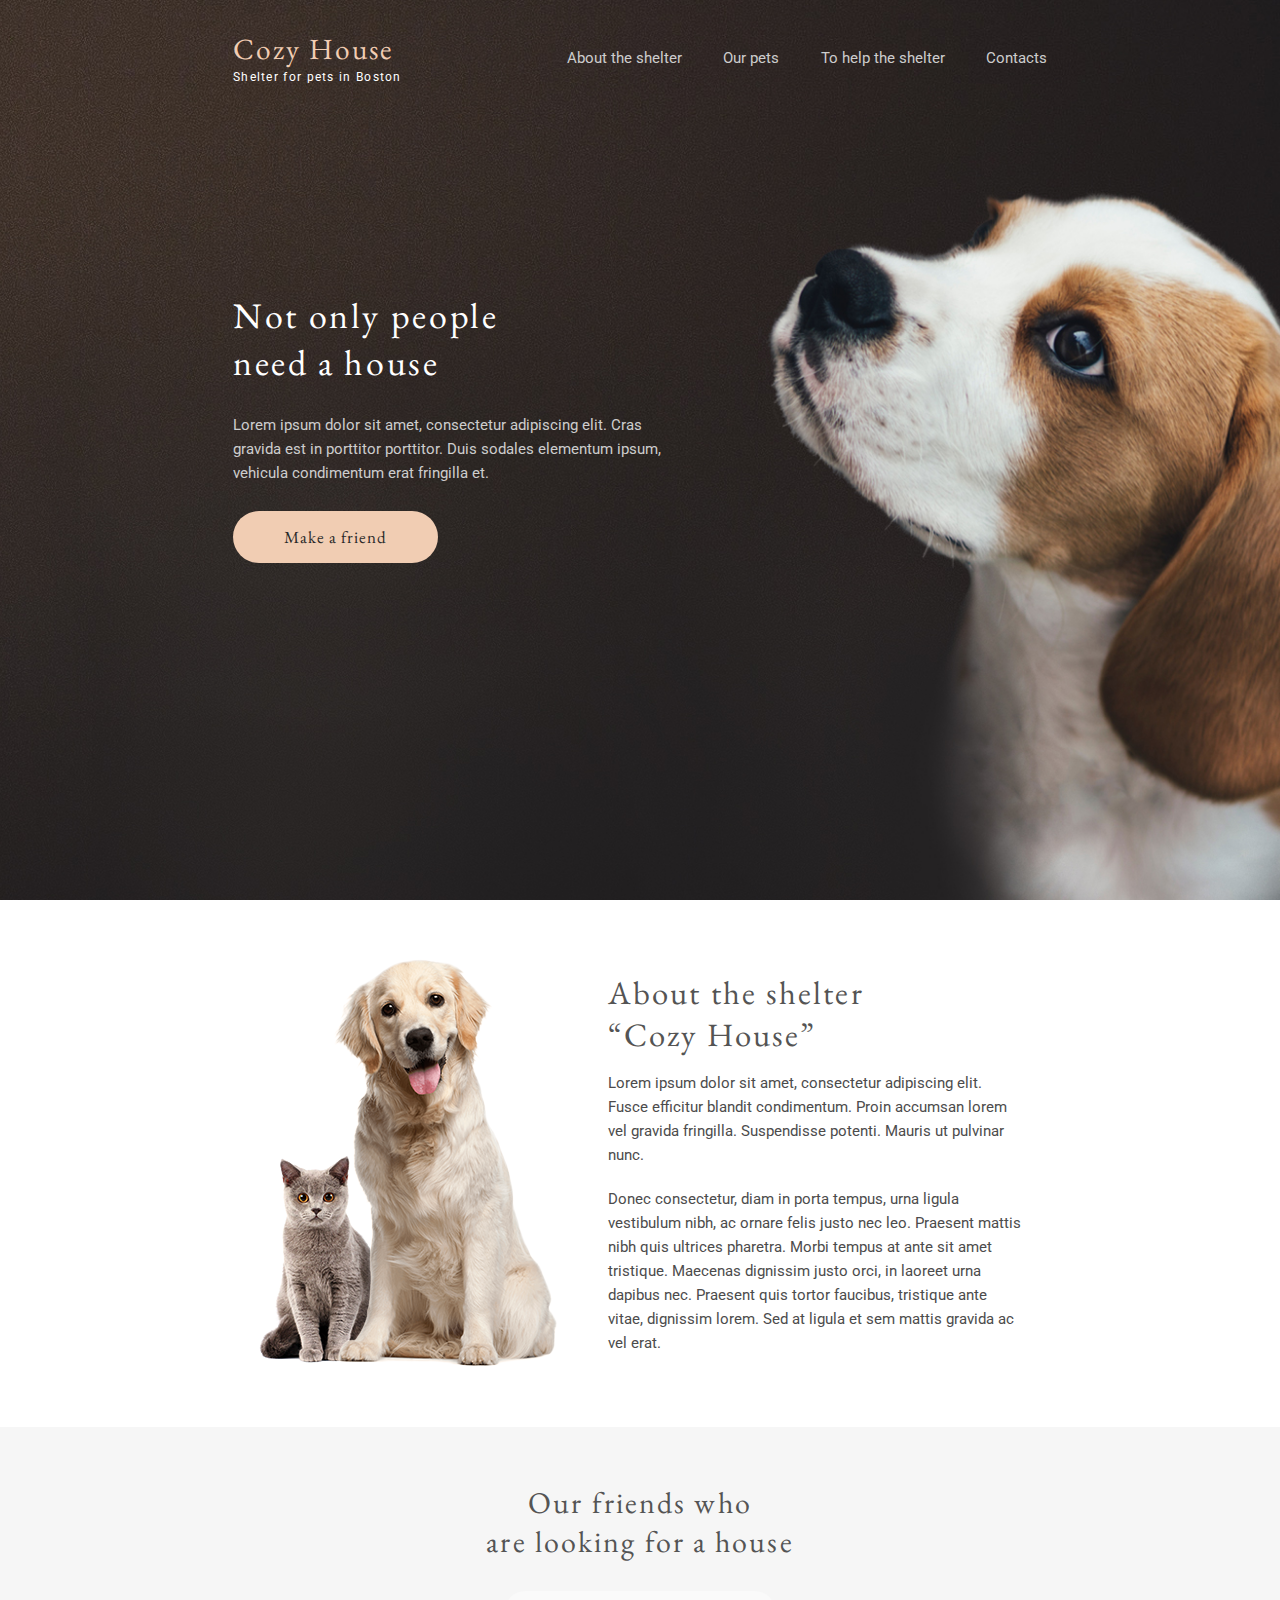
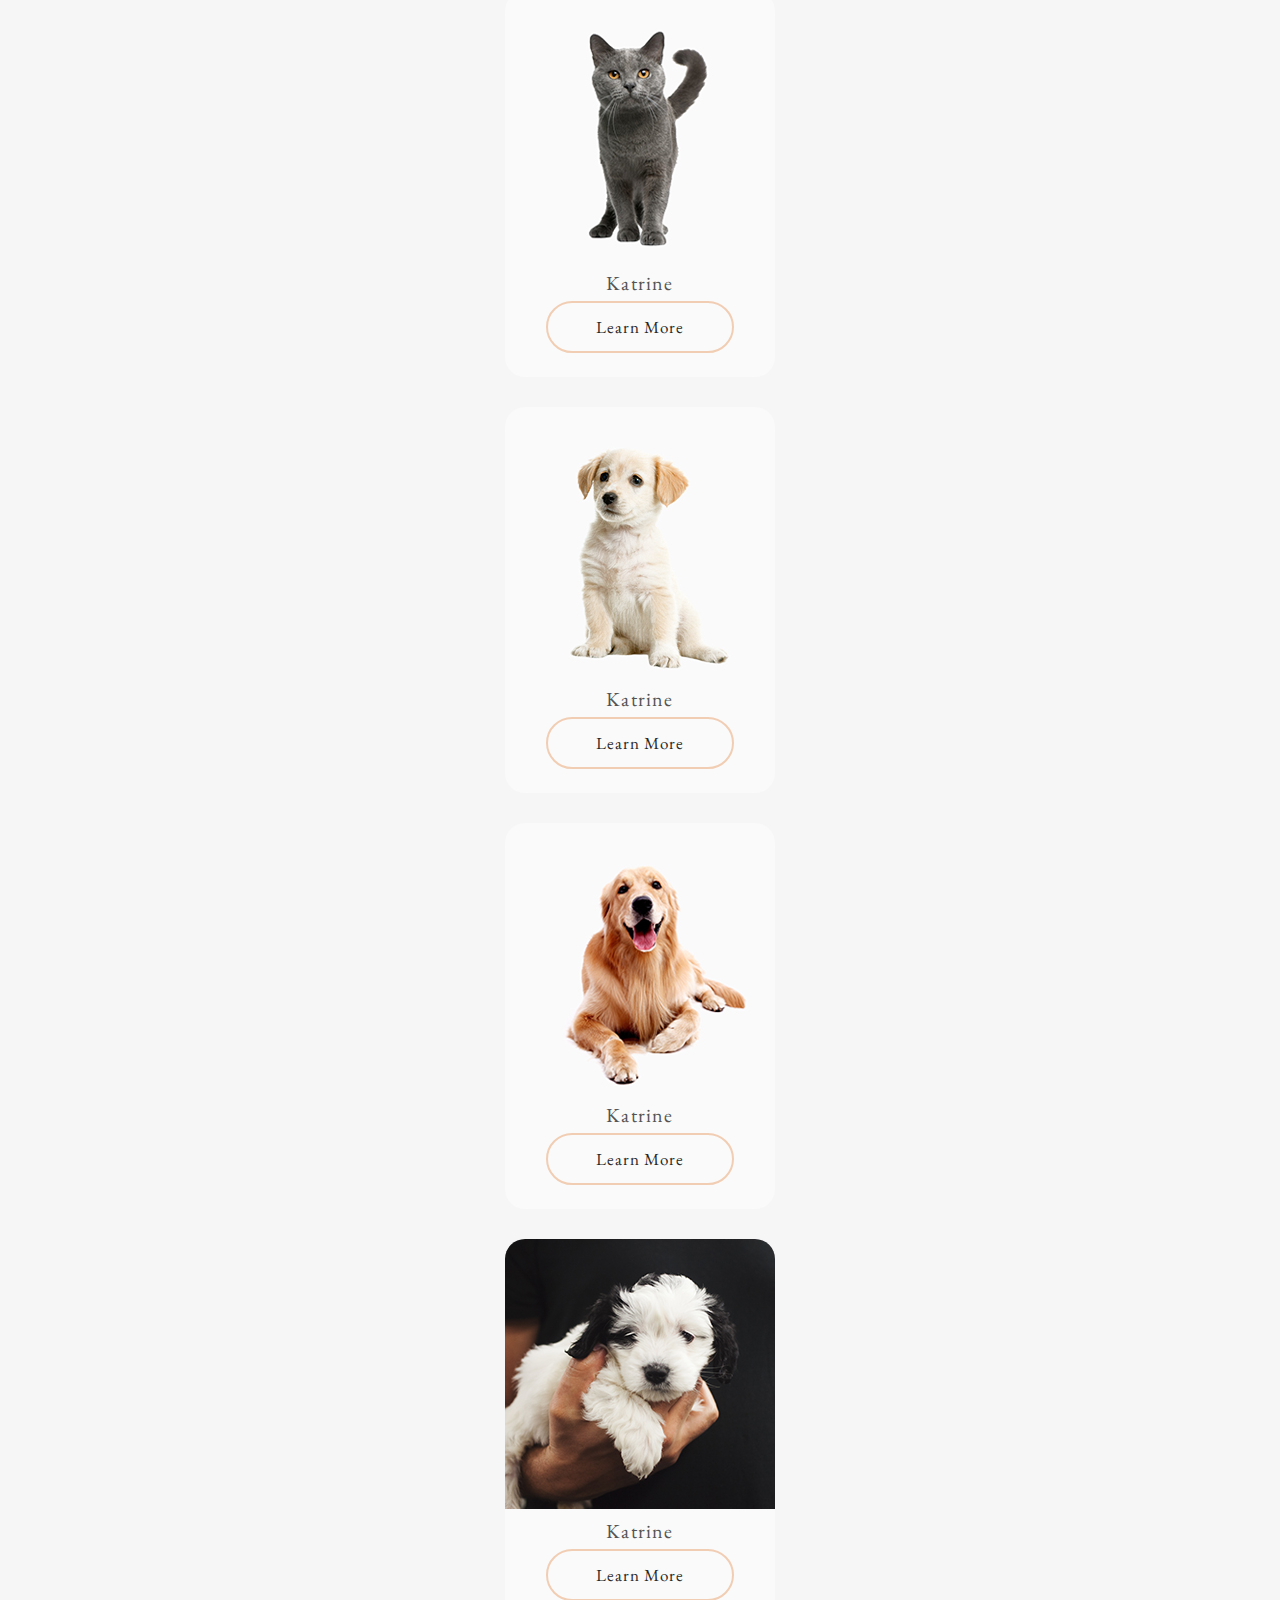
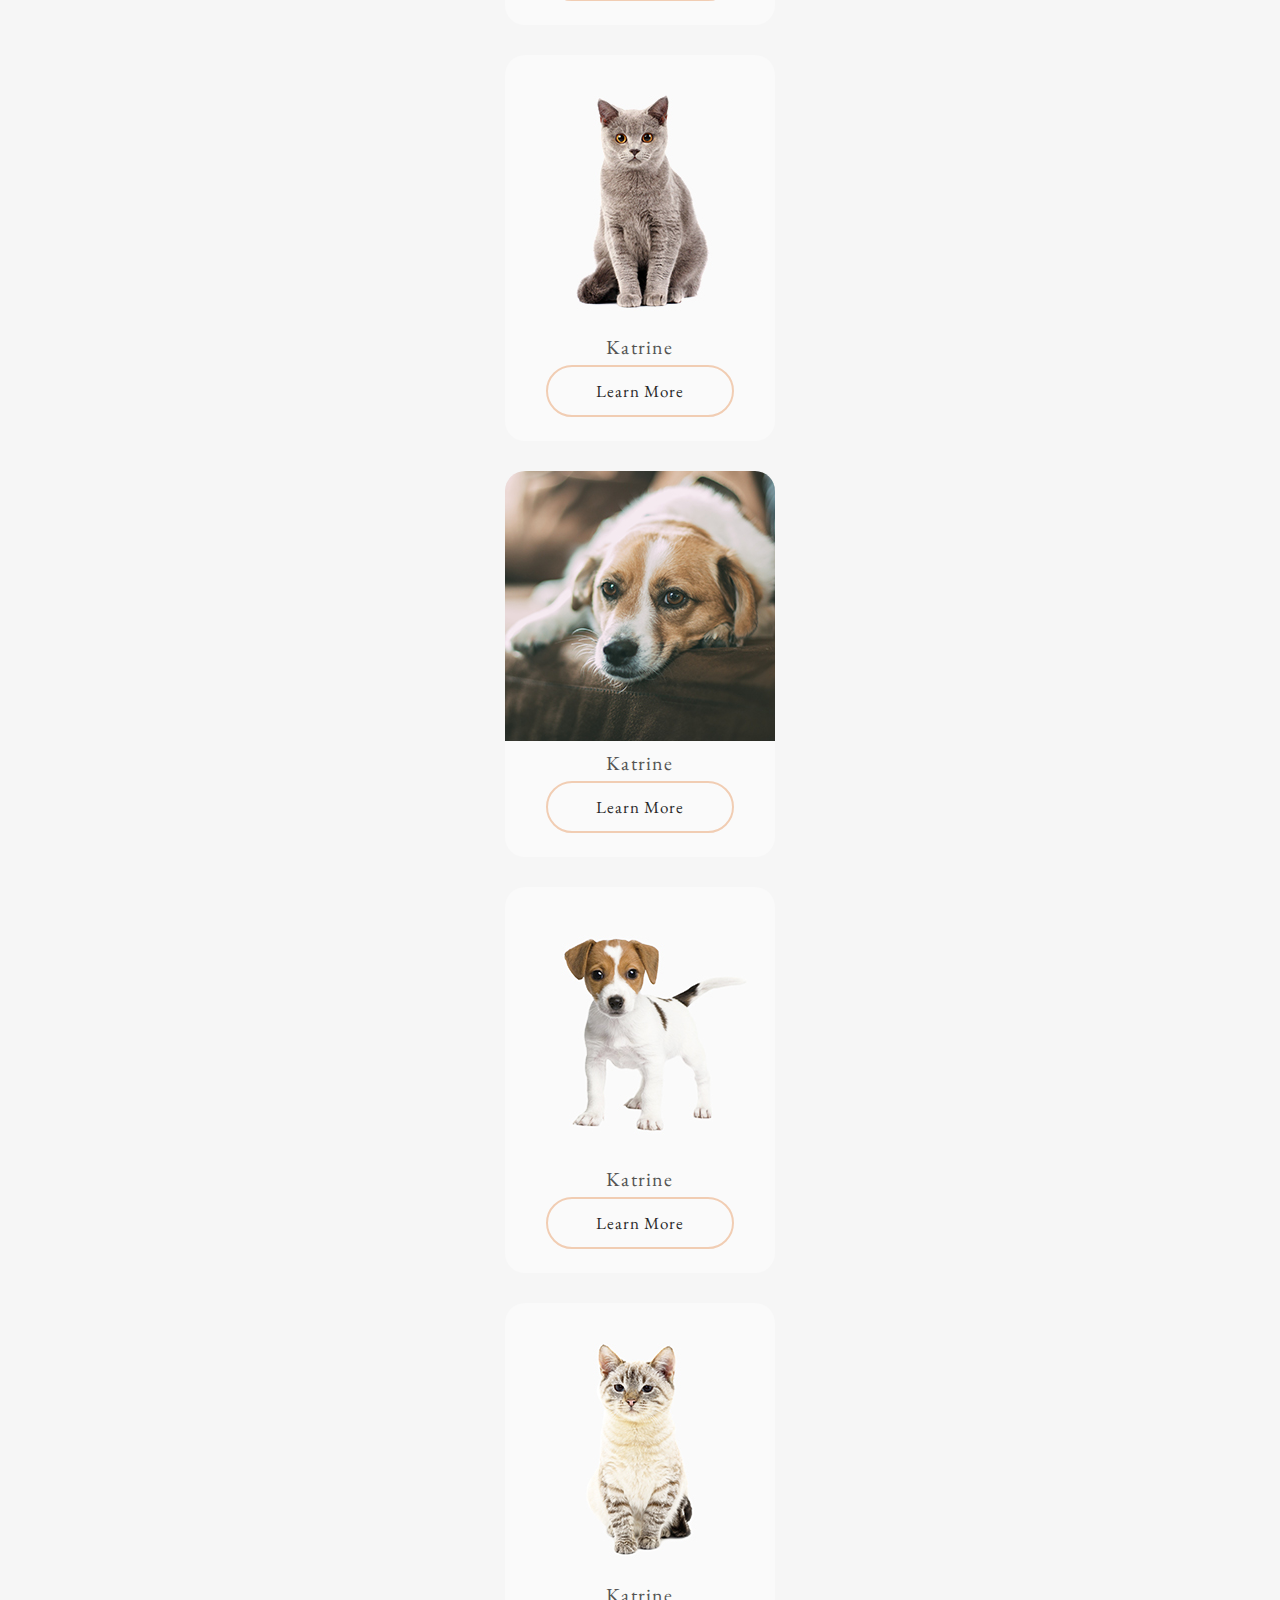
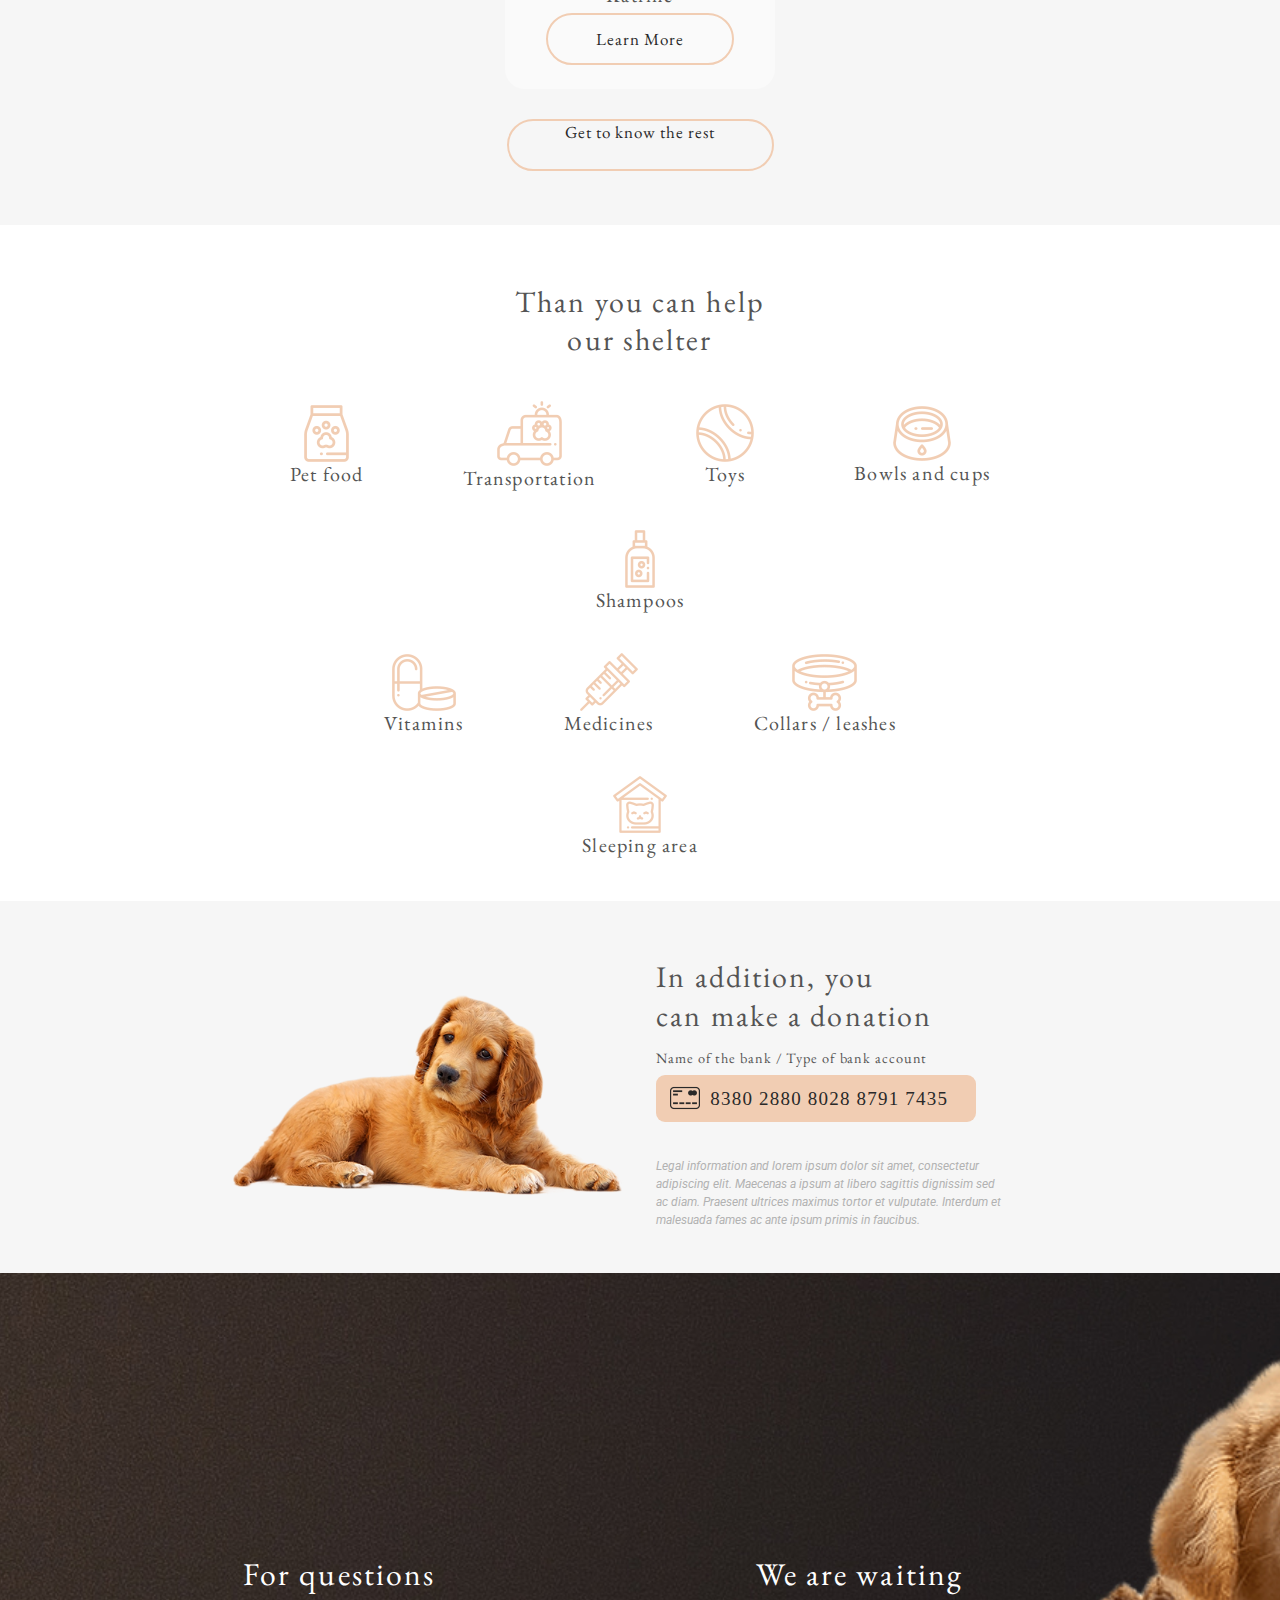
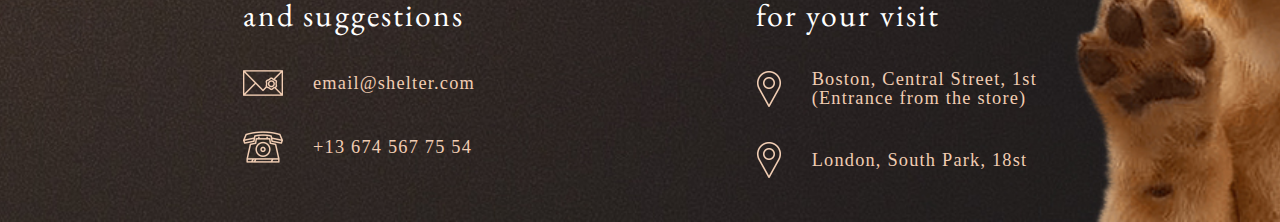
<file: index.html>
<!DOCTYPE html>
<html lang="en">
<head>
	<link rel="stylesheet" href="style/style.css">
	<link rel="stylesheet" href="style/font-awesome.css">	
	<link rel="stylesheet" href="style/magnific-popup.css">
	<link rel="icon" href="img/favicon.ico">
	<meta name="viewport" content="width=device-width">
	<meta charset="UTF-8">
	<title>Cozy House</title>
</head>
<body>
	<div class="wrapper">
		<header class="header fullscreen">
			<div class="container">
				<div class="header__topnav">
					<div class="topnav-item__logo">
						<a href="index.html"><h2>Cozy House</h2></a>
						<h5>Shelter for pets in Boston</h5>
					</div>
					<div class="topnav-item__menu">
						<a href="#about" class="navbar-link">About the shelter</a>
						<a href="#pets" class="navbar-link">Our pets</a>
						<a href="#help" class="navbar-link">To help the shelter</a>
						<a href="#contact" class="navbar-link">Contacts</a>
					</div>
					<div class="topnav-item__burger" id="burger">
						<span></span>
					</div>
				</div>
				<div class="header__content">
					<h1 class="header__title">Not only people need a house</h1>
					<div class="header__text">Lorem ipsum dolor sit amet, consectetur adipiscing elit. Cras gravida est in porttitor  porttitor. Duis sodales elementum ipsum, vehicula condimentum erat fringilla et.</div>
					<div class="header__button">
						<button>Make a friend</button>
					</div>
				</div>
			</div>
		</header>
		<main class="content">
			<div class="about" id="about">
				<div class="container">
					<div class="about__row">
						<div class="about__column">
							<div class="about-item__img">
								<img src="img/about/01.png" alt="">
							</div>
						</div>
						<div class="about__column">
							<h2 class="about-item__title">About the shelter “Cozy House”</h2>
							<div class="about-item__text">
								<p>Lorem ipsum dolor sit amet, consectetur adipiscing elit. Fusce efficitur blandit condimentum. Proin accumsan lorem vel gravida fringilla. Suspendisse potenti. Mauris ut pulvinar nunc.</p>
								<p>Donec consectetur, diam in porta tempus, urna ligula vestibulum nibh, ac ornare felis justo nec leo. Praesent mattis nibh quis ultrices pharetra. Morbi tempus at ante sit amet tristique. Maecenas dignissim justo orci, in laoreet urna dapibus nec. Praesent quis tortor faucibus, tristique ante vitae, dignissim lorem. Sed at ligula et sem mattis gravida ac vel erat. </p>
							</div>
						</div>
					</div>
				</div>
			</div>
			<div class="pets" id="pets">
				<div class="container">
					<div class="pets__title title">
						<h2>Our friends who <br> are looking for a house</h2>
					</div>
					<div class="pets__slider">
						<div class="pets__block js-pets-block" data-tab="1">
							<div class="item-pets__img">
								<img src="img/pets/01.jpg" alt="">
							</div>
							<h3 class="item-pets__title">Katrine</h3>
							<div class="item-pets__button">
								<button class="js-pets-but" data-tab="1">Learn More</button>
							</div>
							<div class="close-modal-pets"></div>
						</div>
						<div class="pets__block js-pets-block" data-tab="2">
							<div class="item-pets__img">
								<img src="img/pets/02.jpg" alt="">
							</div>
							<h3 class="item-pets__title">Katrine</h3>
							<div class="item-pets__button">
								<button class="js-pets-but" data-tab="2">Learn More</button>
							</div>
							<div class="close-modal-pets"></div>
						</div>
						<div class="pets__block js-pets-block" data-tab="3">
							<div class="item-pets__img">
								<img src="img/pets/03.jpg" alt="">
							</div>
							<h3 class="item-pets__title">Katrine</h3>
							<div class="item-pets__button">
								<button class="js-pets-but" data-tab="3">Learn More</button>
							</div>
							<div class="close-modal-pets"></div>
						</div>
						<div class="pets__block js-pets-block" data-tab="4">
							<div class="item-pets__img">
								<img src="img/pets/04.jpg" alt="">
							</div>
							<h3 class="item-pets__title">Katrine</h3>
							<div class="item-pets__button">
								<button class="js-pets-but" data-tab="4">Learn More</button>
							</div>
							<div class="close-modal-pets"></div>
						</div>
						<div class="pets__block js-pets-block" data-tab="5">
							<div class="item-pets__img">
								<img src="img/pets/05.jpg" alt="">
							</div>
							<h3 class="item-pets__title">Katrine</h3>
							<div class="item-pets__button">
								<button class="js-pets-but" data-tab="5">Learn More</button>
							</div>
							<div class="close-modal-pets"></div>
						</div>
						<div class="pets__block js-pets-block" data-tab="6">
							<div class="item-pets__img">
								<img src="img/pets/06.jpg" alt="">
							</div>
							<h3 class="item-pets__title">Katrine</h3>
							<div class="item-pets__button">
								<button class="js-pets-but" data-tab="6">Learn More</button>
							</div>
							<div class="close-modal-pets"></div>
						</div>
						<div class="pets__block js-pets-block" data-tab="7">
							<div class="item-pets__img">
								<img src="img/pets/07.jpg" alt="">
							</div>
							<h3 class="item-pets__title">Katrine</h3>
							<div class="item-pets__button">
								<button class="js-pets-but" data-tab="7">Learn More</button>
							</div>
							<div class="close-modal-pets"></div>
						</div>
						<div class="pets__block js-pets-block" data-tab="8">
							<div class="item-pets__img">
								<img src="img/pets/08.jpg" alt="">
							</div>
							<h3 class="item-pets__title">Katrine</h3>
							<div class="item-pets__button">
								<button class="js-pets-but" data-tab="8">Learn More</button>
							</div>
							<div class="close-modal-pets"></div>
						</div>
					</div>
					<a href="pets.html"><button class="pets__button">Get to know the rest</button></a>
				</div>
			</div>
			<div class="help" id="help">
				<div class="container">
					<div class="help__title title">
						<h2>Than you can help <br> our shelter</h2>
					</div>
					<div class="help__content">
						<div class="help__row">
							<div class="item-help__columl">
								<img class="item-help__img" src="img/help/01.png" alt="">
								<h2 class="item-help__title">Pet food</h2>
							</div>
							<div class="item-help__columl">
								<img class="item-help__img" src="img/help/02.png" alt="">
								<h2 class="item-help__title">Transportation</h2>
							</div>
							<div class="item-help__columl">
								<img class="item-help__img" src="img/help/03.png" alt="">
								<h2 class="item-help__title">Toys</h2>
							</div>
							<div class="item-help__columl">
								<img class="item-help__img" src="img/help/04.png" alt="">
								<h2 class="item-help__title">Bowls and cups</h2>
							</div>
							<div class="item-help__columl">
								<img class="item-help__img" src="img/help/05.png" alt="">
								<h2 class="item-help__title">Shampoos</h2>
							</div>
						</div>
						<div class="help__row">
							<div class="item-help__columl">
								<img class="item-help__img" src="img/help/06.png" alt="">
								<h2 class="item-help__title">Vitamins</h2>
							</div>
							<div class="item-help__columl">
								<img class="item-help__img" src="img/help/07.png" alt="">
								<h2 class="item-help__title">Medicines</h2>
							</div>
							<div class="item-help__columl">
								<img class="item-help__img" src="img/help/08.png" alt="">
								<h2 class="item-help__title">Collars / leashes</h2>
							</div>
							<div class="item-help__columl">
								<img class="item-help__img" src="img/help/09.png" alt="">
								<h2 class="item-help__title">Sleeping area</h2>
							</div>
						</div>
					</div>
				</div>
			</div>
			<div class="contact" id="contact">
				<div class="container">
					<div class="contact__body">
						<div class="contact__row">
							<div class="contact__column">
								<div class="item-contact__img">
									<img src="img/contact/1.png" alt="">
								</div>
							</div>
							<div class="contact__column">
								<h2 class="item-contact__title">In addition, you <br>can make a donation</h2>
								<h4 class="item-contact__subtitle">Name of the bank / Type of bank account</h4>
								<div class="contact__number">
									<div class="item-contact__card">
										<img src="img/contact/2.png" alt="">
									</div>
									<div class="item-contact__num">
										<h3>8380 2880 8028 8791 7435</h3>
									</div>
								</div>
								<div class="item-contact__text">Legal information and lorem ipsum dolor sit amet, consectetur adipiscing elit. Maecenas a ipsum at libero sagittis dignissim sed ac diam. Praesent ultrices maximus tortor et vulputate. Interdum et malesuada fames ac ante ipsum primis in faucibus. </div>
							</div>
						</div>
					</div>
				</div>
			</div>
		</main>
		<footer class="footer">
			<div class="container">
				<div class="footer__body">
					<div class="footer__row">
						<div class="footer__column">
							<h2 class="item-footer__title">For questions <br>and suggestions</h2>
							<div class="footer__address">
								<div class="item-footer__address">
									<img src="img/footer/1.png" alt="">
									<h3>email@shelter.com</h3>
								</div>
								<div class="item-footer__address">
									<img src="img/footer/2.png" alt="">
									<h3>+13 674 567 75 54</h3>
								</div>
							</div>
						</div>
						<div class="footer__column">
							<h2 class="item-footer__title">We are waiting <br>for your visit</h2>
							<div class="footer__address">
								<div class="item-footer__address">
									<img src="img/footer/3.png" alt="">
									<h3>Boston, Central Street, 1st <br>(Entrance from the store)</h3>
								</div>
								<div class="item-footer__address">
									<img src="img/footer/3.png" alt="">
									<h3>London, South Park, 18st</h3>
								</div>
							</div>
						</div>
					</div>
				</div>
			</div>
		</footer>
	</div>
	<script 
		src="https://code.jquery.com/jquery-3.4.1.min.js"
		integrity="sha256-CSXorXvZcTkaix6Yvo6HppcZGetbYMGWSFlBw8HfCJo="
		crossorigin="anonymous">
	</script>
	<script src="script/jquery.magnific-popup.js"></script>
	<script src="script/slick.min.js"></script>
	<script src="script/script.js"></script>
</body>
</html>
</file>
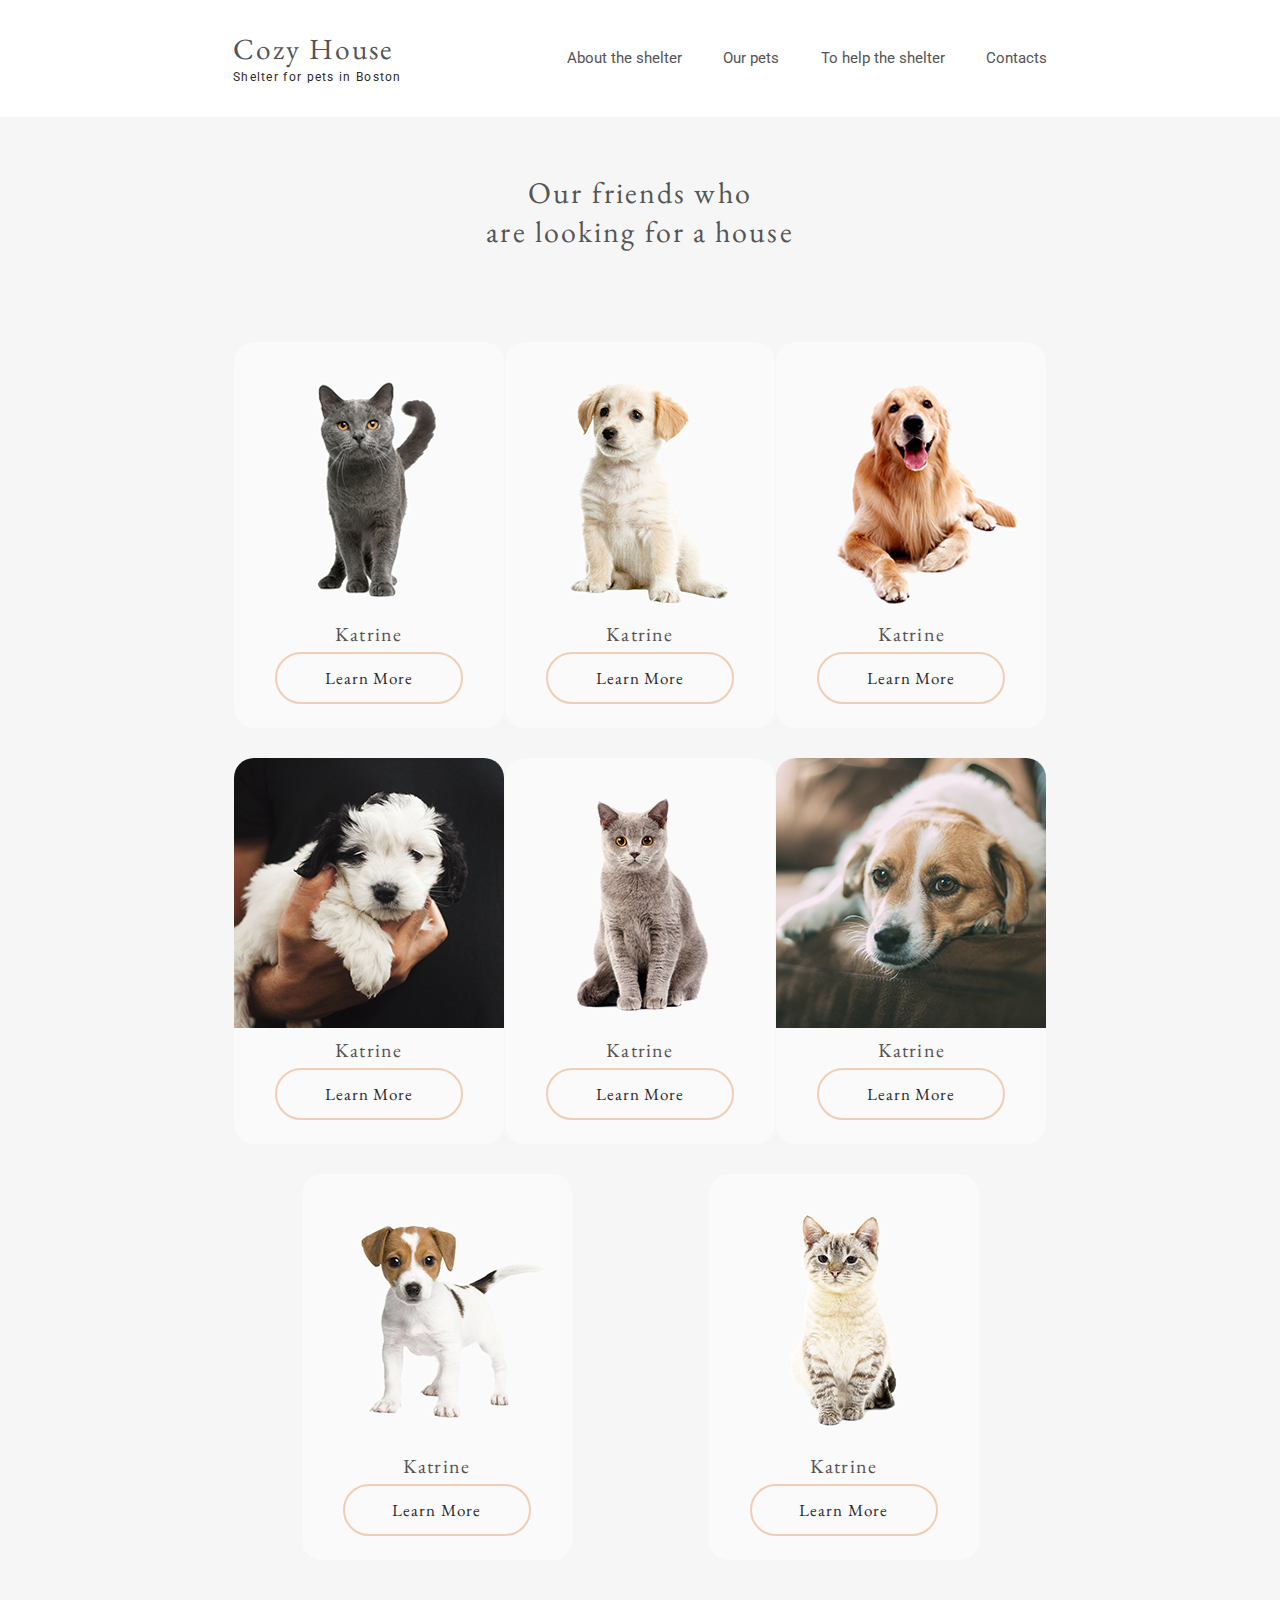
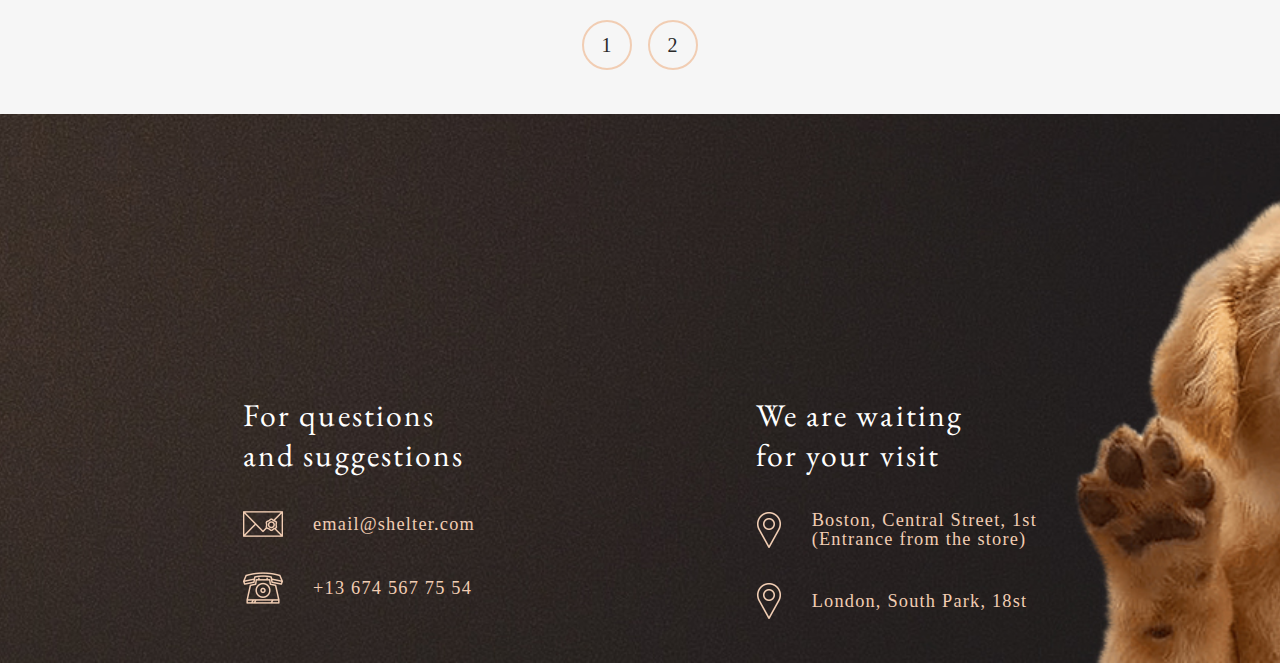
<file: pets.html>
<!DOCTYPE html>
<html lang="en">
<head>
	<link rel="stylesheet" href="style/style.css">
	<link rel="stylesheet" href="style/font-awesome.css">	
	<link rel="stylesheet" href="style/magnific-popup.css">
	<link rel="icon" href="img/favicon.ico">
	<meta name="viewport" content="width=device-width">
	<meta charset="UTF-8">
	<title>Cozy House</title>
</head>
<body>
	<div class="wrapper">
		<header class="header">
			<div class="container">
				<div class="header__topnav">
					<div class="topnav-item__logo topnav-pets__logo">
						<a href="index.html"><h2>Cozy House</h2></a>
						<h5>Shelter for pets in Boston</h5>
					</div>
					<div class="topnav-item__menu">
						<a href="index.html#about" class="navbar-link navbar-pets">About the shelter</a>
						<a href="index.html#pets" class="navbar-link navbar-pets">Our pets</a>
						<a href="index.html#help" class="navbar-link navbar-pets">To help the shelter</a>
						<a href="index.html#contact" class="navbar-link navbar-pets">Contacts</a>
					</div>
				</div>
			</div>
		</header>
		<main class="content">
			<div class="pets" id="pets">
				<div class="container">
					<div class="pets__title title">
						<h2>Our friends who <br> are looking for a house</h2>
					</div>
					<div class="pets__content">
						<div class="pets__block js-pets-block">
							<div class="item-pets__img">
								<img src="img/pets/01.jpg" alt="">
							</div>
							<h3 class="item-pets__title">Katrine</h3>
							<div class="item-pets__button">
								<button class="js-pets-but">Learn More</button>
							</div>
							<div class="close-modal-pets"></div>
						</div>
						<div class="pets__block js-pets-block">
							<div class="item-pets__img">
								<img src="img/pets/02.jpg" alt="">
							</div>
							<h3 class="item-pets__title">Katrine</h3>
							<div class="item-pets__button">
								<button class="js-pets-but">Learn More</button>
							</div>
							<div class="close-modal-pets"></div>
						</div>
						<div class="pets__block js-pets-block">
							<div class="item-pets__img">
								<img src="img/pets/03.jpg" alt="">
							</div>
							<h3 class="item-pets__title">Katrine</h3>
							<div class="item-pets__button">
								<button class="js-pets-but">Learn More</button>
							</div>
							<div class="close-modal-pets"></div>
						</div>
						<div class="pets__block js-pets-block" data-tab="4">
							<div class="item-pets__img">
								<img src="img/pets/04.jpg" alt="">
							</div>
							<h3 class="item-pets__title">Katrine</h3>
							<div class="item-pets__button">
								<button class="js-pets-but">Learn More</button>
							</div>
							<div class="close-modal-pets"></div>
						</div>
						<div class="pets__block js-pets-block">
							<div class="item-pets__img">
								<img src="img/pets/05.jpg" alt="">
							</div>
							<h3 class="item-pets__title">Katrine</h3>
							<div class="item-pets__button">
								<button class="js-pets-but">Learn More</button>
							</div>
							<div class="close-modal-pets"></div>
						</div>
						<div class="pets__block js-pets-block">
							<div class="item-pets__img">
								<img src="img/pets/06.jpg" alt="">
							</div>
							<h3 class="item-pets__title">Katrine</h3>
							<div class="item-pets__button">
								<button class="js-pets-but">Learn More</button>
							</div>
							<div class="close-modal-pets"></div>
						</div>
						<div class="pets__block js-pets-block">
							<div class="item-pets__img">
								<img src="img/pets/07.jpg" alt="">
							</div>
							<h3 class="item-pets__title">Katrine</h3>
							<div class="item-pets__button">
								<button class="js-pets-but">Learn More</button>
							</div>
							<div class="close-modal-pets"></div>
						</div>
						<div class="pets__block js-pets-block">
							<div class="item-pets__img">
								<img src="img/pets/08.jpg" alt="">
							</div>
							<h3 class="item-pets__title">Katrine</h3>
							<div class="item-pets__button">
								<button class="js-pets-but">Learn More</button>
							</div>
							<div class="close-modal-pets"></div>
						</div>
					</div>
					<div class="pets-page__slider">
						<a href="#">1</a>
						<a href="#">2</a>
					</div>
				</div>
			</div>
		</main>
		<footer class="footer">
			<div class="container">
				<div class="footer__body">
					<div class="footer__row">
						<div class="footer__column">
							<h2 class="item-footer__title">For questions <br>and suggestions</h2>
							<div class="footer__address">
								<div class="item-footer__address">
									<img src="img/footer/1.png" alt="">
									<h3>email@shelter.com</h3>
								</div>
								<div class="item-footer__address">
									<img src="img/footer/2.png" alt="">
									<h3>+13 674 567 75 54</h3>
								</div>
							</div>
						</div>
						<div class="footer__column">
							<h2 class="item-footer__title">We are waiting <br>for your visit</h2>
							<div class="footer__address">
								<div class="item-footer__address">
									<img src="img/footer/3.png" alt="">
									<h3>Boston, Central Street, 1st <br>(Entrance from the store)</h3>
								</div>
								<div class="item-footer__address">
									<img src="img/footer/3.png" alt="">
									<h3>London, South Park, 18st</h3>
								</div>
							</div>
						</div>
					</div>
				</div>
			</div>
		</footer>
	</div>
	<script 
		src="https://code.jquery.com/jquery-3.4.1.min.js"
		integrity="sha256-CSXorXvZcTkaix6Yvo6HppcZGetbYMGWSFlBw8HfCJo="
		crossorigin="anonymous">
	</script>
	<script src="script/jquery.magnific-popup.js"></script>
	<script src="script/slick.min.js"></script>
	<script src="script/script.js"></script>
</body>
</html>
</file>
<file: style/style.css>
@import url("https://fonts.googleapis.com/css2?family=EB+Garamond&family=Roboto&display=swap");
* {
  padding: 0;
  margin: 0;
  border: 0; }

*, *:before, *:after {
  -moz-box-sizing: border-box;
  -webkit-box-sizing: border-box;
  box-sizing: border-box; }

:focus, :active {
  outline: none; }

a:focus, a:active {
  outline: none; }

nav, footer, header, aside {
  display: block; }

html, body {
  height: 100%;
  width: 100%;
  font-size: 100%;
  line-height: 1;
  font-size: 14px;
  -ms-text-size-adjust: 100%;
  -moz-text-size-adjust: 100%;
  -webkit-text-size-adjust: 100%; }

input, button, textarea {
  font-family: inherit; }

input::-ms-clear {
  display: none; }

button {
  cursor: pointer; }

button::-moz-focus-inner {
  padding: 0;
  border: 0; }

a, a:visited {
  text-decoration: none; }

a:hover {
  text-decoration: none; }

ul li {
  list-style: none; }

img {
  vertical-align: top; }

h1, h2, h3, h4, h5, h6 {
  font-size: inherit;
  font-weight: 400; }

.title {
  margin: 0 auto;
  font-family: 'EB Garamond', serif;
  line-height: 1.29;
  letter-spacing: 2.1px;
  text-align: center;
  color: #545454; }
  @media (max-width: 767px) {
    .title {
      font-size: calc(20px + 25.5 * ((100vw - 320px) / 1920)); } }
  @media (min-width: 767px) {
    .title {
      font-size: calc(20px + 15 * (100vw / 1920)); } }

.wrapper {
  min-height: 100vh;
  display: -webkit-box;
  display: -ms-flexbox;
  display: flex;
  -webkit-box-orient: vertical;
  -webkit-box-direction: normal;
  -ms-flex-direction: column;
  flex-direction: column;
  overflow: hidden; }

.container {
  width: calc(55% + 150px);
  padding: 0 20px;
  margin: 0 auto; }

body.lock {
  overflow: hidden; }

.fullscreen {
  background: url("../img/header/bg.jpg") 30% 0/cover no-repeat;
  min-height: 100vh; }

.header__topnav {
  height: 117px;
  display: -webkit-box;
  display: -ms-flexbox;
  display: flex;
  -webkit-box-pack: justify;
  -ms-flex-pack: justify;
  justify-content: space-between;
  -webkit-box-align: center;
  -ms-flex-align: center;
  align-items: center; }

.header__title {
  margin: 21.627% 0 0 0;
  max-width: 346px;
  width: 50%;
  font-family: 'EB Garamond', serif;
  font-size: 44px;
  line-height: 1.3;
  letter-spacing: 2.64px;
  color: #ffffff; }
  @media (max-width: 767px) {
    .header__title {
      font-size: calc(20px + 40.8 * ((100vw - 320px) / 1920)); } }
  @media (min-width: 767px) {
    .header__title {
      font-size: calc(20px + 24 * (100vw / 1920)); } }

.header__text {
  margin: 3.2% 0;
  max-width: 443px;
  width: 100%;
  font-family: 'Roboto', sans-serif;
  font-size: 15px;
  line-height: 1.6;
  color: #cdcdcd; }

.header__button {
  padding: 0 0 30px 0; }
  .header__button button {
    width: 205px;
    height: 52px;
    border-radius: 26px;
    background-color: #f1cdb3;
    font-family: 'EB Garamond', serif;
    font-size: 17px;
    letter-spacing: 1.02px;
    color: #292929; }

.topnav-item__logo h2 {
  font-family: 'EB Garamond', serif;
  font-size: 32.5px;
  letter-spacing: 1.95px;
  color: #f1cdb3; }
  @media (max-width: 767px) {
    .topnav-item__logo h2 {
      font-size: calc(20px + 23.8 * ((100vw - 320px) / 1920)); } }
  @media (min-width: 767px) {
    .topnav-item__logo h2 {
      font-size: calc(20px + 14 * (100vw / 1920)); } }

.topnav-item__logo h5 {
  font-family: 'Roboto', sans-serif;
  letter-spacing: 1.3px;
  padding: 8px 0 0 0;
  color: #ffffff; }
  @media (max-width: 767px) {
    .topnav-item__logo h5 {
      font-size: calc(10px + 5.1 * ((100vw - 320px) / 1920)); } }
  @media (min-width: 767px) {
    .topnav-item__logo h5 {
      font-size: calc(10px + 3 * (100vw / 1920)); } }

@media screen and (max-width: 1055px) {
  .topnav-item__menu {
    z-index: 100;
    overflow: auto;
    padding: 50px 0 0 0;
    display: -webkit-box;
    display: -ms-flexbox;
    display: flex;
    -webkit-box-orient: vertical;
    -webkit-box-direction: normal;
    -ms-flex-direction: column;
    flex-direction: column;
    -webkit-box-align: center;
    -ms-flex-align: center;
    align-items: center;
    background: url("../img/header/bg.jpg") 0 0/cover no-repeat;
    position: fixed;
    width: 100%;
    height: 100%;
    top: -100%;
    left: 0;
    -webkit-transition: ease .6s all 0s;
    -o-transition: ease .6s all 0s;
    transition: ease .6s all 0s; }
    .topnav-item__menu.active {
      top: 0; } }

.topnav-item__burger {
  position: fixed;
  top: 30px;
  right: 20px;
  width: 30px;
  height: 26px;
  display: none;
  z-index: 101; }
  @media screen and (max-width: 1055px) {
    .topnav-item__burger {
      display: block; } }
  .topnav-item__burger span {
    position: absolute;
    left: 0;
    top: 12px;
    width: 100%;
    height: 2px;
    background-color: #f1cdb3;
    -webkit-transition: ease .6s all 0s;
    -o-transition: ease .6s all 0s;
    transition: ease .6s all 0s;
    -webkit-box-shadow: 0 0 3px #000;
    box-shadow: 0 0 3px #000; }
  .topnav-item__burger:before, .topnav-item__burger:after {
    content: '';
    position: absolute;
    left: 0;
    width: 100%;
    height: 2px;
    background-color: #f1cdb3;
    -webkit-transition: ease .6s all 0s;
    -o-transition: ease .6s all 0s;
    transition: ease .6s all 0s;
    -webkit-box-shadow: 0 0 3px #000;
    box-shadow: 0 0 3px #000; }
  .topnav-item__burger:before {
    content: '';
    top: 0; }
  .topnav-item__burger:after {
    content: '';
    bottom: 0; }
  .topnav-item__burger.active span {
    -webkit-transform: scale(0);
    -ms-transform: scale(0);
    transform: scale(0); }
  .topnav-item__burger.active:before {
    content: '';
    top: 12px;
    -webkit-transform: rotate(45deg);
    -ms-transform: rotate(45deg);
    transform: rotate(45deg); }
  .topnav-item__burger.active:after {
    content: '';
    bottom: 12px;
    -webkit-transform: rotate(-45deg);
    -ms-transform: rotate(-45deg);
    transform: rotate(-45deg); }

.navbar-link {
  margin: 0 0 0 38px;
  padding: 0 0 5px 0;
  font-family: 'Roboto', sans-serif;
  font-size: 15px;
  line-height: 1.93;
  color: #cdcdcd;
  position: relative; }
  .navbar-link:after {
    content: '';
    position: absolute;
    bottom: 0;
    left: 50%;
    width: 0;
    height: 3px;
    border-radius: 1.5px;
    background-color: #f1cdb3;
    -webkit-transition: ease .3s all 0s;
    -o-transition: ease .3s all 0s;
    transition: ease .3s all 0s; }
  .navbar-link:hover {
    color: #ffffff; }
    .navbar-link:hover:after {
      content: '';
      left: 0;
      width: 100%; }
  @media screen and (max-width: 1055px) {
    .navbar-link {
      margin: 0 0 0 0;
      font-size: 18px; } }

.about {
  padding: 4.636% 0; }
  .about__row {
    display: -webkit-box;
    display: -ms-flexbox;
    display: flex;
    -webkit-box-align: center;
    -ms-flex-align: center;
    align-items: center;
    -ms-flex-pack: distribute;
    justify-content: space-around; }
    @media screen and (max-width: 825px) {
      .about__row {
        -webkit-box-orient: vertical;
        -webkit-box-direction: normal;
        -ms-flex-direction: column;
        flex-direction: column; } }
  .about__column {
    padding: 0 10px; }

.about-item__title {
  max-width: 350px;
  width: 100%;
  height: 79px;
  font-family: 'EB Garamond', serif;
  line-height: 1.29;
  letter-spacing: 2.1px;
  color: #545454; }
  @media (max-width: 767px) {
    .about-item__title {
      font-size: calc(28px + 11.9 * ((100vw - 320px) / 1920)); } }
  @media (min-width: 767px) {
    .about-item__title {
      font-size: calc(28px + 7 * (100vw / 1920)); } }

.about-item__text {
  max-width: 414px;
  width: 100%;
  font-family: 'Roboto', sans-serif;
  font-size: 15px;
  line-height: 1.6;
  color: #4c4c4c; }
  .about-item__text p {
    padding: 20px 0 0 0; }

.pets {
  background-color: #f6f6f6;
  padding: 4.4795% 0 3.438% 0; }
  .pets__slider {
    position: relative;
    padding: 0 10% 0 10%; }
  .pets__content {
    margin: 60px 0 0 0;
    display: -webkit-box;
    display: -ms-flexbox;
    display: flex;
    -ms-flex-wrap: wrap;
    flex-wrap: wrap; }
  .pets__block {
    display: -webkit-box;
    display: -ms-flexbox;
    display: flex;
    width: 270px;
    -webkit-box-orient: vertical;
    -webkit-box-direction: normal;
    -ms-flex-direction: column;
    flex-direction: column;
    -webkit-box-align: center;
    -ms-flex-align: center;
    align-items: center;
    text-align: center;
    overflow: hidden;
    border-radius: 20px;
    position: relative;
    margin: 30px auto 0; }
    .pets__block:hover {
      -webkit-box-shadow: 0px 0px 10px rgba(13, 13, 13, 0.1);
      box-shadow: 0px 0px 10px rgba(13, 13, 13, 0.1);
      -webkit-transition: ease .3s all 0s;
      -o-transition: ease .3s all 0s;
      transition: ease .3s all 0s; }
  .pets__button {
    display: -webkit-box;
    display: -ms-flexbox;
    display: flex;
    -webkit-box-pack: center;
    -ms-flex-pack: center;
    justify-content: center;
    margin: 30px auto 10px;
    width: 267px;
    height: 52px;
    border-radius: 26px;
    border: solid 2px #f1cdb3;
    background-color: rgba(241, 205, 179, 0);
    font-family: 'EB Garamond', serif;
    font-size: 17px;
    letter-spacing: 1.02px;
    -webkit-transition: ease .1s all 0s;
    -o-transition: ease .1s all 0s;
    transition: ease .1s all 0s;
    color: #292929; }
    .pets__button:hover {
      background-color: #f1cdb3; }

.item-pets__img {
  width: 270px;
  height: 270px;
  position: relative; }
  .item-pets__img img {
    position: absolute;
    width: 100%;
    height: 100%;
    left: 0;
    top: 0;
    -o-object-fit: cover;
    object-fit: cover; }

.item-pets__title {
  width: 270px;
  height: 40px;
  background-color: #fafafa;
  font-family: 'EB Garamond', serif;
  font-size: 20px;
  line-height: 2.25;
  letter-spacing: 1.2px;
  text-align: center;
  color: #545454; }

.item-pets__button {
  background-color: #fafafa;
  width: 270px;
  padding: 0 0 24px 0; }
  .item-pets__button button {
    width: 188px;
    height: 52px;
    border-radius: 26px;
    border: solid 2px #f1cdb3;
    background-color: rgba(241, 205, 179, 0);
    font-family: 'EB Garamond', serif;
    font-size: 17px;
    letter-spacing: 1.02px;
    color: #292929;
    -webkit-transition: ease .1s all 0s;
    -o-transition: ease .1s all 0s;
    transition: ease .1s all 0s; }
    .item-pets__button button:hover {
      background-color: #f1cdb3; }

.slick-track {
  display: -webkit-box;
  display: -ms-flexbox;
  display: flex;
  -webkit-box-pack: justify;
  -ms-flex-pack: justify;
  justify-content: space-between; }

.slick-list {
  padding: 20px 0 20px 0;
  overflow: hidden; }

.slick-arrow {
  font-size: 0;
  width: 50px;
  height: 50px;
  border: solid 2px #f1cdb3;
  background-color: rgba(255, 255, 255, 0);
  border-radius: 50%;
  position: absolute;
  z-index: 3; }
  @media screen and (max-width: 768px) {
    .slick-arrow {
      background-color: #f1cdb3; } }
  .slick-arrow.slick-prev {
    top: calc(50% - 25px);
    left: 0; }
    .slick-arrow.slick-prev:before {
      content: '';
      position: absolute;
      left: 50%;
      top: 50%;
      width: 15px;
      height: 2px;
      background-color: #000;
      -webkit-transform: translate(-50%, -50%);
      -ms-transform: translate(-50%, -50%);
      transform: translate(-50%, -50%); }
    .slick-arrow.slick-prev:after {
      content: '';
      position: absolute;
      border-right: 4px solid #000;
      border-top: 4px solid transparent;
      border-bottom: 4px solid transparent;
      -webkit-transform: translate(-210%, -50%);
      -ms-transform: translate(-210%, -50%);
      transform: translate(-210%, -50%); }
  .slick-arrow.slick-next {
    right: 0;
    top: calc(50% - 25px);
    -webkit-transform: rotate(180deg);
    -ms-transform: rotate(180deg);
    transform: rotate(180deg); }
    .slick-arrow.slick-next:before {
      content: '';
      position: absolute;
      left: 50%;
      top: 50%;
      width: 15px;
      height: 2px;
      background-color: #000;
      -webkit-transform: translate(-50%, -50%);
      -ms-transform: translate(-50%, -50%);
      transform: translate(-50%, -50%); }
    .slick-arrow.slick-next:after {
      content: '';
      position: absolute;
      border-right: 4px solid #000;
      border-top: 4px solid transparent;
      border-bottom: 4px solid transparent;
      -webkit-transform: translate(-210%, -50%);
      -ms-transform: translate(-210%, -50%);
      transform: translate(-210%, -50%); }
  .slick-arrow:hover {
    background-color: #f1cdb3; }

.pets-page__slider {
  display: -webkit-box;
  display: -ms-flexbox;
  display: flex;
  -webkit-box-pack: center;
  -ms-flex-pack: center;
  justify-content: center;
  margin: 60px 0 0 0; }
  .pets-page__slider a {
    display: -webkit-box;
    display: -ms-flexbox;
    display: flex;
    -webkit-box-pack: center;
    -ms-flex-pack: center;
    justify-content: center;
    -webkit-box-align: center;
    -ms-flex-align: center;
    align-items: center;
    margin: 0 8px 0 8px;
    width: 50px;
    height: 50px;
    border-radius: 50%;
    border: solid 2px #f1cdb3;
    background-color: rgba(241, 205, 179, 0);
    -webkit-transition: ease .2s all 0s;
    -o-transition: ease .2s all 0s;
    transition: ease .2s all 0s;
    font-size: 20px;
    letter-spacing: 1.2px;
    color: #292929; }
    .pets-page__slider a:hover {
      background-color: #f1cdb3; }

.help {
  padding: 4.4795% 0 3.438% 0; }
  .help__row {
    display: -webkit-box;
    display: -ms-flexbox;
    display: flex;
    -ms-flex-wrap: wrap;
    flex-wrap: wrap;
    -webkit-box-pack: center;
    -ms-flex-pack: center;
    justify-content: center;
    -webkit-box-align: center;
    -ms-flex-align: center;
    align-items: center;
    text-align: center; }

.item-help__columl {
  margin: 5% 50px 0; }

.item-help__title {
  font-family: 'EB Garamond', serif;
  font-size: 20px;
  line-height: 1.2;
  letter-spacing: 1.2px;
  color: #545454; }

.contact {
  padding: 4.4795% 0 3.438% 0;
  background-color: #f6f6f6; }
  .contact__row {
    display: -webkit-box;
    display: -ms-flexbox;
    display: flex;
    -webkit-box-pack: justify;
    -ms-flex-pack: justify;
    justify-content: space-between;
    -webkit-box-align: center;
    -ms-flex-align: center;
    align-items: center; }
    @media screen and (max-width: 768px) {
      .contact__row {
        -webkit-box-orient: vertical;
        -webkit-box-direction: normal;
        -ms-flex-direction: column;
        flex-direction: column; } }
  .contact__column {
    -webkit-box-flex: 0;
    -ms-flex: 0 0 48%;
    flex: 0 0 48%; }
  .contact__number {
    display: -webkit-box;
    display: -ms-flexbox;
    display: flex;
    -webkit-box-align: center;
    -ms-flex-align: center;
    align-items: center;
    background-color: #f1cdb3;
    border-radius: 9px;
    width: 320px;
    height: 47px;
    padding: 0 0 0 14px; }
    @media screen and (max-width: 400px) {
      .contact__number {
        width: 100%; } }

.item-contact__img img {
  width: 100%;
  height: 100%; }

.item-contact__title {
  font-family: 'EB Garamond', serif;
  line-height: 1.29;
  letter-spacing: 2.1px;
  color: #545454; }
  @media (max-width: 767px) {
    .item-contact__title {
      font-size: calc(20px + 25.5 * ((100vw - 320px) / 1920)); } }
  @media (min-width: 767px) {
    .item-contact__title {
      font-size: calc(20px + 15 * (100vw / 1920)); } }

.item-contact__subtitle {
  font-family: 'EB Garamond', serif;
  letter-spacing: 0.9px;
  color: #545454;
  margin: 15px 0 10px 0; }
  @media (max-width: 767px) {
    .item-contact__subtitle {
      font-size: calc(13px + 3.4 * ((100vw - 320px) / 1920)); } }
  @media (min-width: 767px) {
    .item-contact__subtitle {
      font-size: calc(13px + 2 * (100vw / 1920)); } }

.item-contact__num {
  padding: 0 0 0 10px;
  letter-spacing: 1.2px;
  color: #292929; }
  @media (max-width: 767px) {
    .item-contact__num {
      font-size: calc(17px + 5.1 * ((100vw - 320px) / 1920)); } }
  @media (min-width: 767px) {
    .item-contact__num {
      font-size: calc(17px + 3 * (100vw / 1920)); } }

.item-contact__text {
  max-width: 351px;
  width: 100%;
  font-family: 'Roboto', sans-serif;
  font-size: 12px;
  font-style: italic;
  line-height: 1.5;
  color: #b2b2b2;
  margin: 35px 0 0 0; }
  @media screen and (max-width: 768px) {
    .item-contact__text {
      margin: 20px 0 0 0; } }

.footer {
  padding: 4.4795% 0 3.438% 0;
  background: url("../img/footer/bg.jpg") 50% 0/cover no-repeat; }
  .footer__body {
    padding: 0 38% 0 0; }
    @media screen and (max-width: 1280px) {
      .footer__body {
        padding: 25% 0 0 0; } }
    @media screen and (max-width: 768px) {
      .footer__body {
        padding: 0 0 0 0; } }
  .footer__row {
    display: -webkit-box;
    display: -ms-flexbox;
    display: flex;
    -webkit-box-pack: justify;
    -ms-flex-pack: justify;
    justify-content: space-between; }
    @media screen and (max-width: 768px) {
      .footer__row {
        -webkit-box-orient: vertical;
        -webkit-box-direction: normal;
        -ms-flex-direction: column;
        flex-direction: column; } }
  .footer__column {
    padding: 0 10px 0 10px; }

.item-footer__title {
  padding: 20px 0 0 0;
  font-family: 'EB Garamond', serif;
  line-height: 1.29;
  letter-spacing: 2.1px;
  color: #ffffff; }
  @media (max-width: 767px) {
    .item-footer__title {
      font-size: calc(25px + 17 * ((100vw - 320px) / 1920)); } }
  @media (min-width: 767px) {
    .item-footer__title {
      font-size: calc(25px + 10 * (100vw / 1920)); } }

.item-footer__address {
  padding: 35px 0 0;
  display: -webkit-box;
  display: -ms-flexbox;
  display: flex;
  -webkit-box-align: center;
  -ms-flex-align: center;
  align-items: center; }
  @media screen and (max-width: 768px) {
    .item-footer__address {
      padding: 20px 0 0 0; } }
  .item-footer__address h3 {
    padding: 0 0 0 30px;
    letter-spacing: 1.2px;
    color: #f1cdb3; }
    @media (max-width: 767px) {
      .item-footer__address h3 {
        font-size: calc(15px + 8.5 * ((100vw - 320px) / 1920)); } }
    @media (min-width: 767px) {
      .item-footer__address h3 {
        font-size: calc(15px + 5 * (100vw / 1920)); } }
    @media screen and (max-width: 768px) {
      .item-footer__address h3 {
        padding: 0 0 0 15px; } }

.topnav-pets__logo h2 {
  color: #545454; }

.topnav-pets__logo h5 {
  color: #292929; }

.navbar-pets {
  color: #545454; }
  .navbar-pets:hover {
    color: #292929; }
</file>
